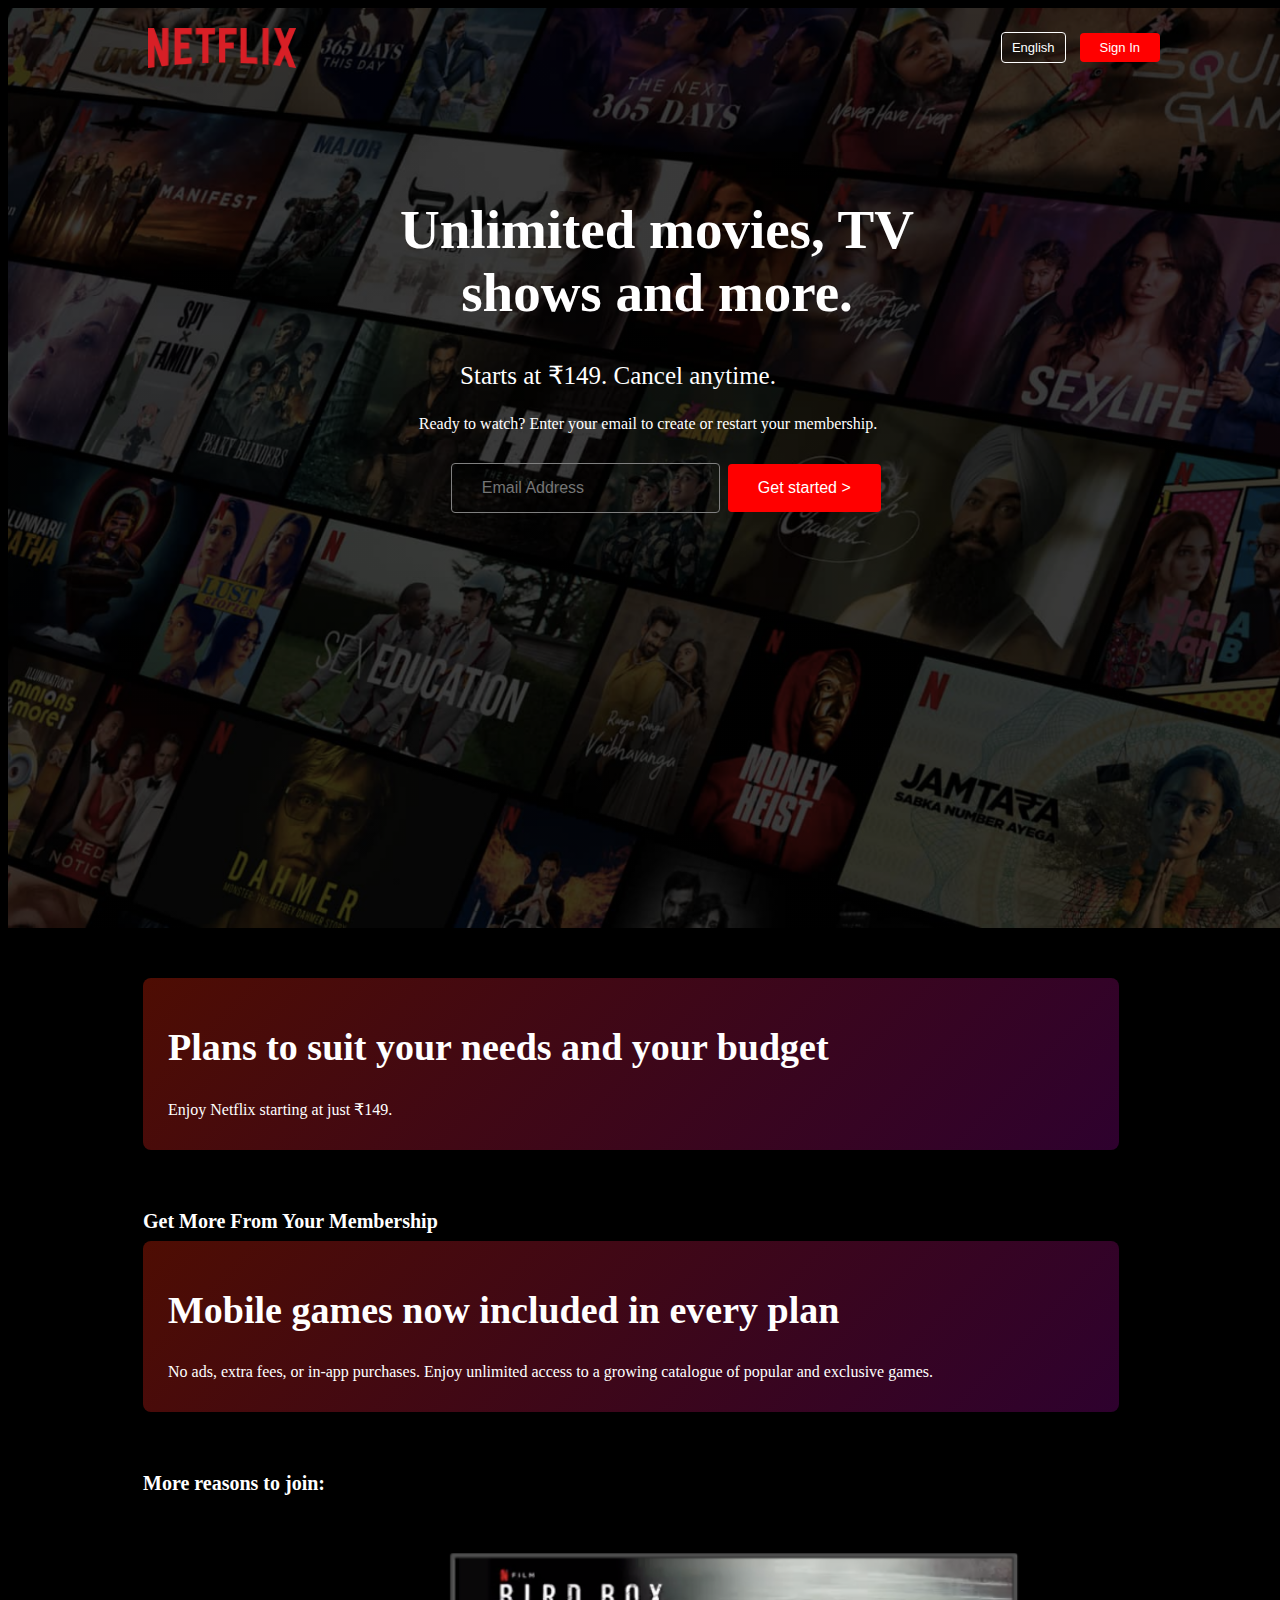
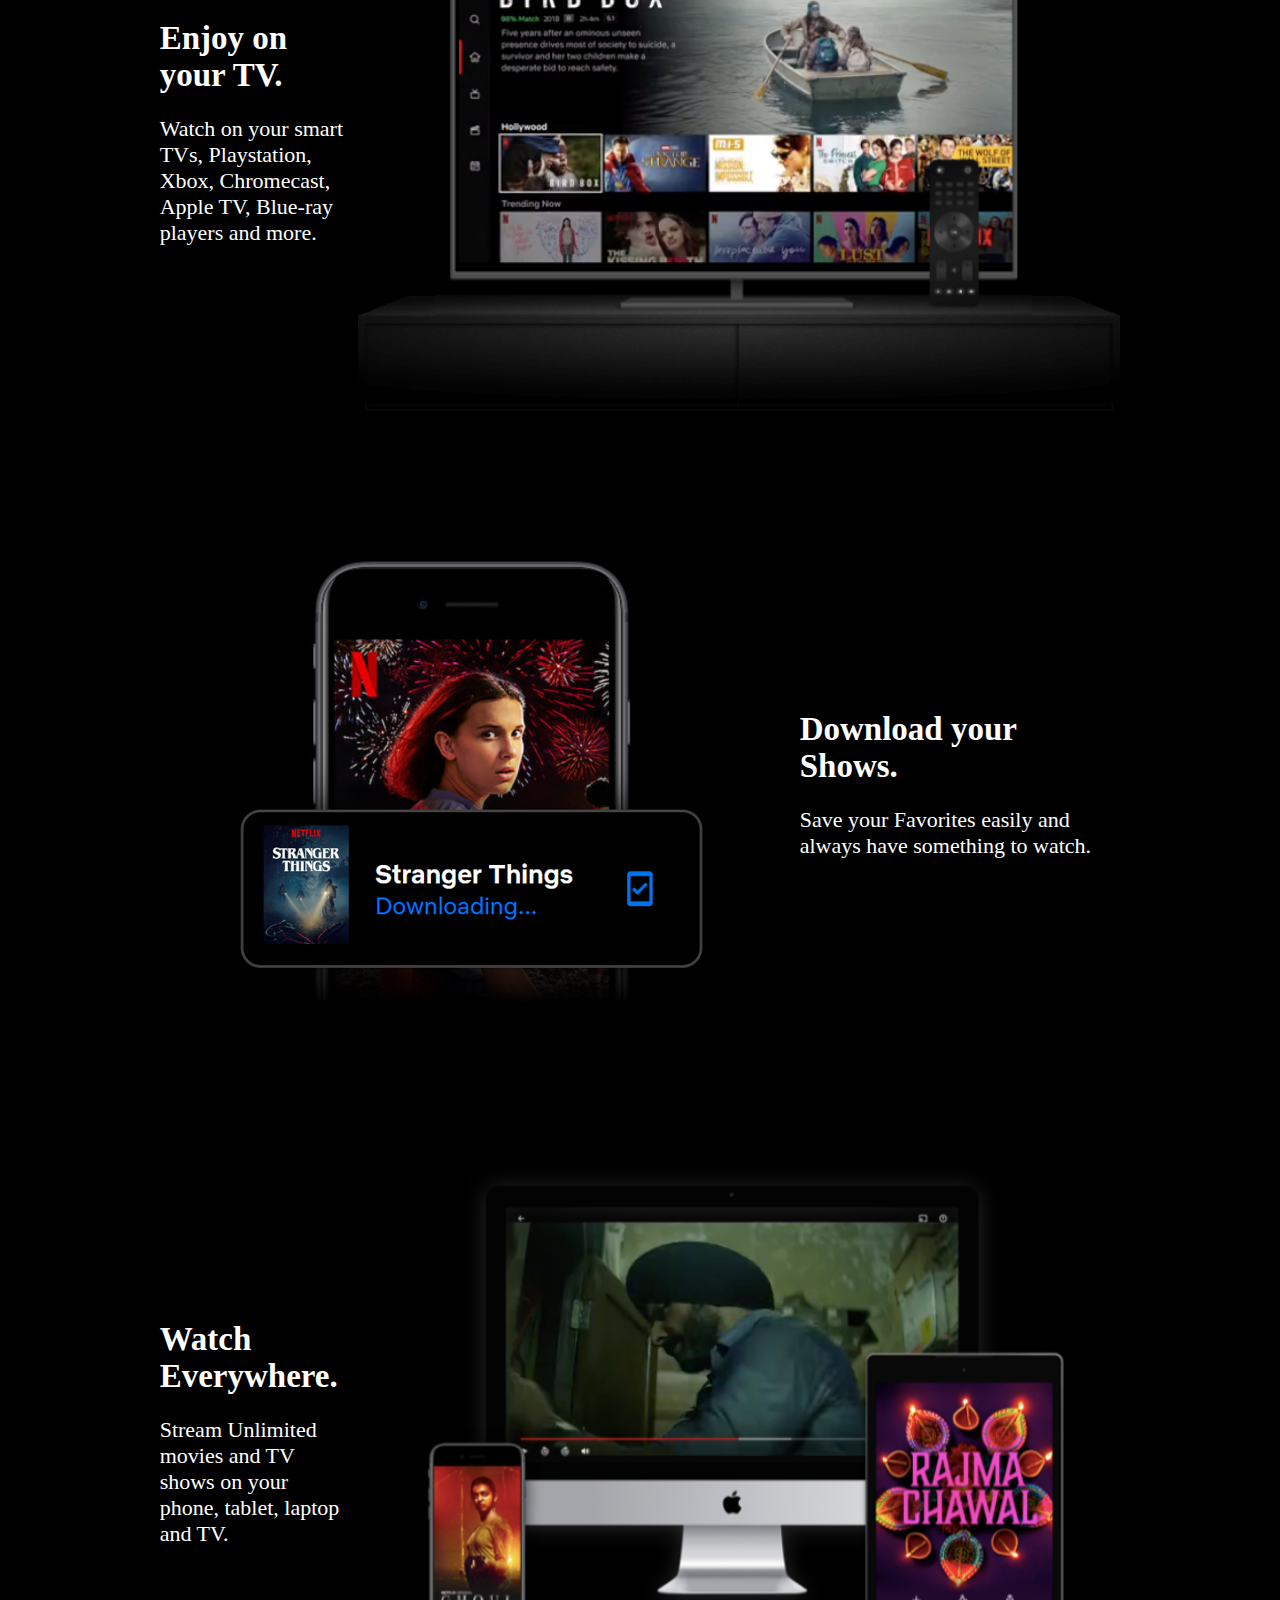
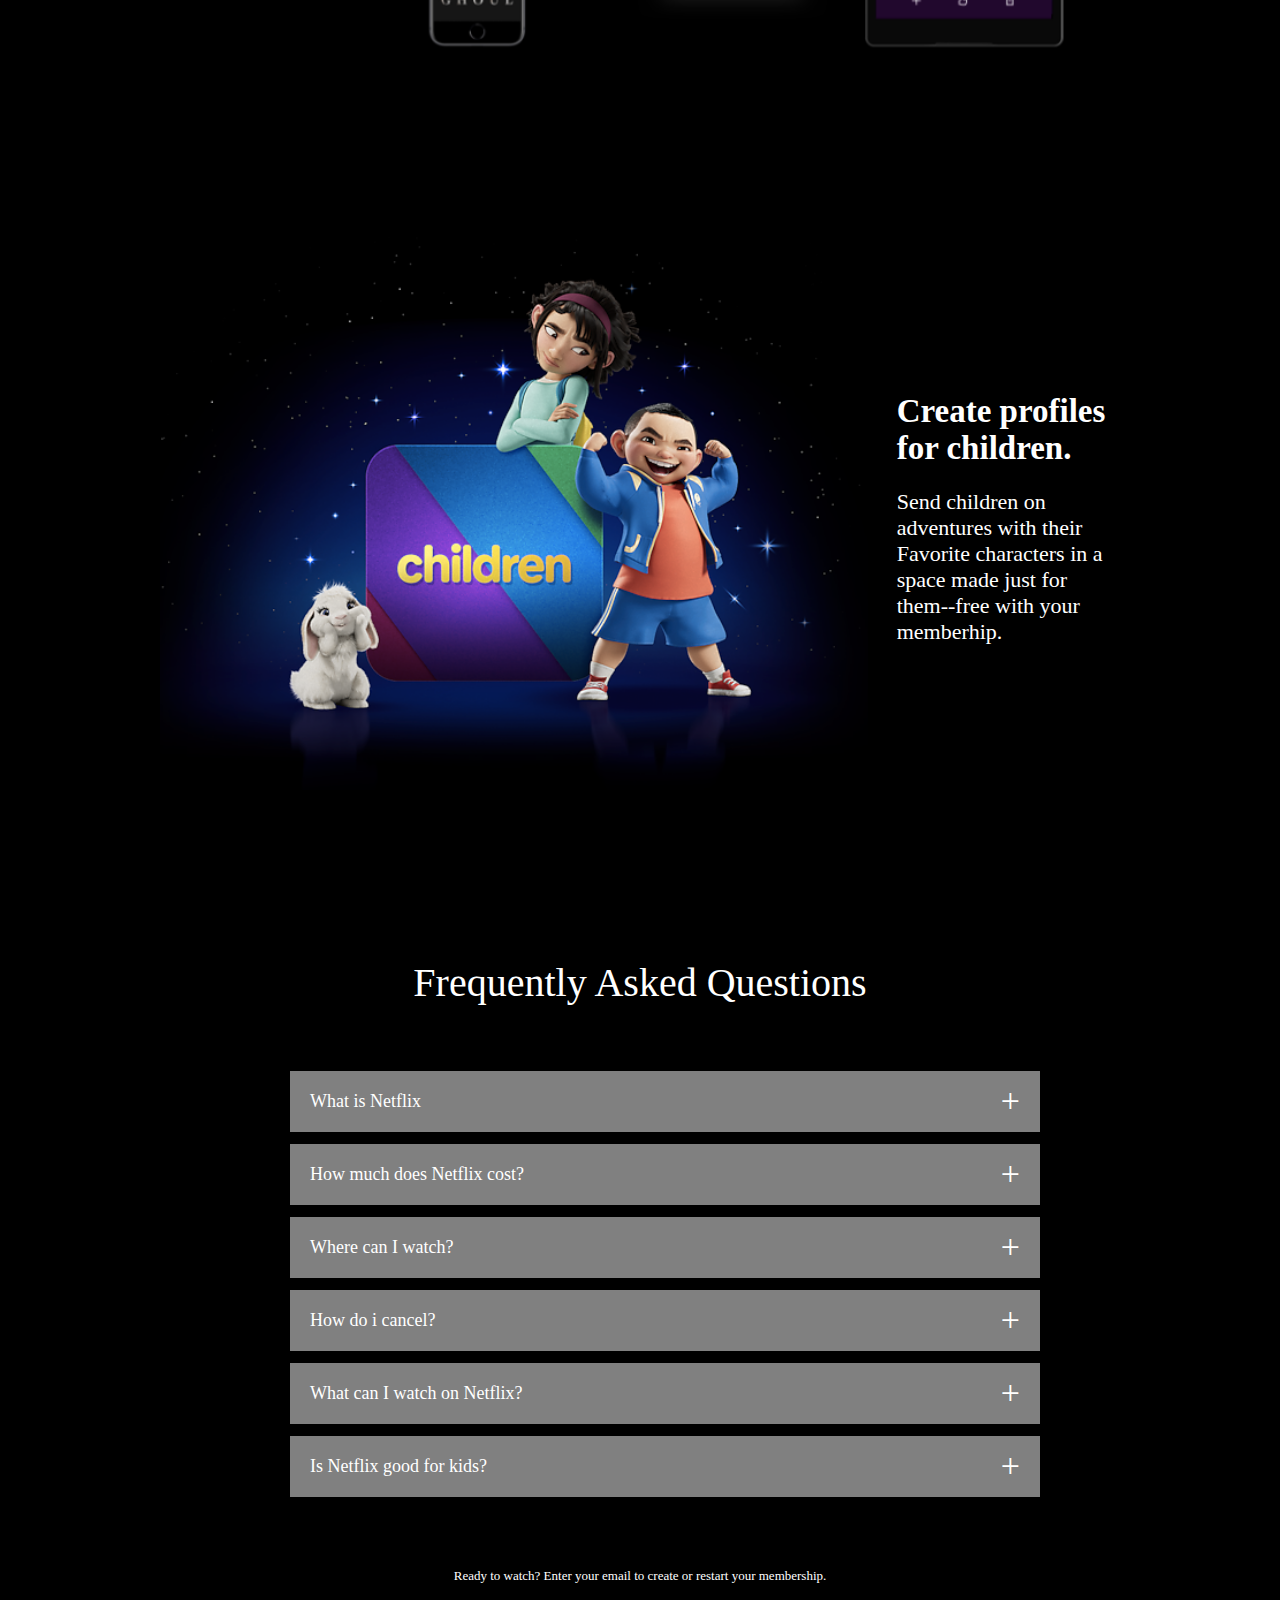
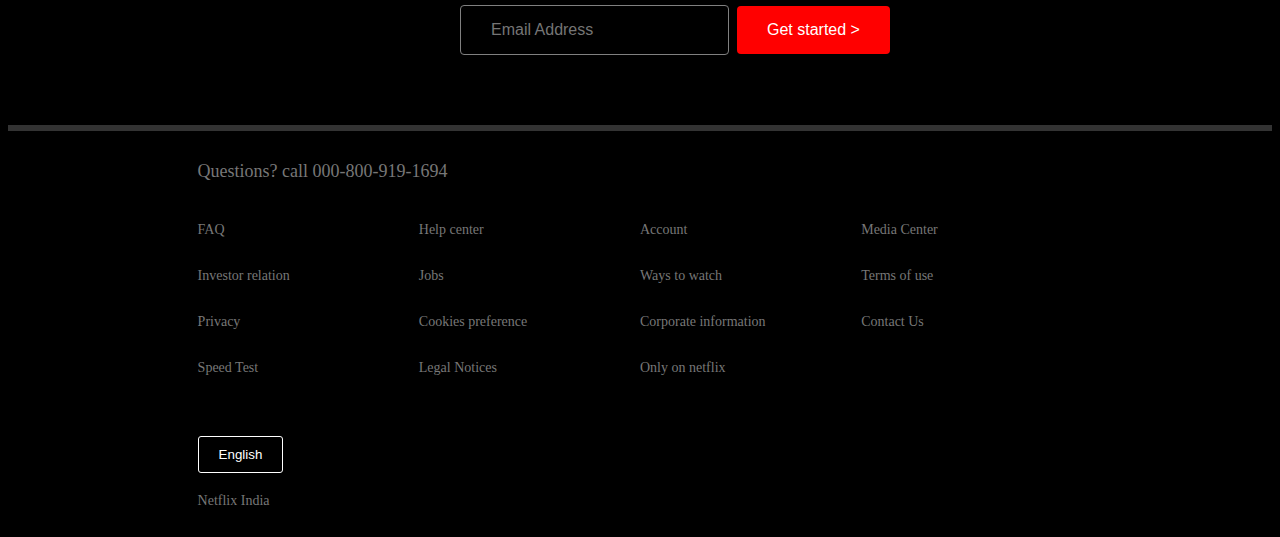
<file: Web Development/myNetflix_page/index.html>
<!DOCTYPE html>
<html lang="en">
<head>
    <meta charset="UTF-8">
    <meta name="viewport" content="width=device-width, initial-scale=1.0">
    <title>myNetflixPage</title>
    <link rel="stylesheet" href="style.css">
</head>

<body>
    <div class="header">
        <nav>
            <img class="logo" src="logo.png" alt="errorlogo">
            <div>
                <button class="lang">English</button>
                <button>Sign In</button>
            </div>
        </nav>
        <div class="content">
            <h1>Unlimited movies, TV shows and more.</h1>
            <h3>Starts at ₹149. Cancel anytime.</h3>
            <p>Ready to watch? Enter your email to create or restart your membership.</p>
            <form class="signup">
                <input type="email" placeholder="Email Address" required>
                <button class="submit">Get started ></button>
            </form>
        </div>
    </div>
    <div class="box">
        <h2>Plans to suit your needs and your budget</h2>
        <p>Enjoy Netflix starting at just ₹149.</p>
    </div>
    <div class="stm">
        <h4>Get More From Your Membership</h4>
    </div>
    <div class="box">
        <h2>Mobile games now included in every plan</h2>
        <p>No ads, extra fees, or in-app purchases. Enjoy unlimited access to a growing catalogue of popular and exclusive games.</p>
    </div>
    <div class="stm1">
        <h4>More reasons to join: </h4>
    </div>
    <div class="features">
        <div class="row">
            <div class="text">
                <h2>Enjoy on your TV.</h2>
                <p>Watch on your smart TVs, Playstation, Xbox, Chromecast, Apple TV, Blue-ray players and more.</p>
            </div>
            <div class="img">
                <img src="feature-1.png" alt="error">
            </div>
        </div>
        <div class="row">
            <div class="img">
                <img src="feature-2.png" alt="error">
            </div>
            <div class="text">
                <h2>Download your Shows.</h2>
                <p>Save your Favorites easily and always have something to watch.</p>
            </div>
        </div>
        <div class="row">
            <div class="text">
                <h2>Watch Everywhere.</h2>
                <p>Stream Unlimited movies and TV shows on your phone, tablet, laptop and TV.</p>
            </div>
            <div class="img">
                <img src="feature-3.png" alt="error">
            </div>
        </div>
        <div class="row">
            <div class="img">
                <img src="feature-4.png" alt="error">
            </div>
            <div class="text">
                <h2>Create profiles for children.</h2>
                <p>Send children on adventures with their Favorite characters in a space made just for them--free with your memberhip.</p>
            </div>

        </div>
    </div>
    <div class="faq">
        <h2>Frequently Asked Questions</h2>
        <ul class="que">
            <li>
                <input type="radio" name="que" id="first">
                <label for="first">What is Netflix</label>
                <div class="cont">
                    <p>Netflix is a streaming service that offers a wide variety of award-winning TV shows, movies,
                        anime, documentaries and more – on thousands of internet-connected devices.

                        You can watch as much as you want, whenever you want, without a single ad – all for one low
                        monthly price. There's always something new to discover, and new TV shows and movies are added
                        every week!</p>
                </div>
            </li>
            <li>
                <input type="radio" name="que" id="second">
                <label for="second">How much does Netflix cost?</label>
                <div class="cont">
                    <p>Watch Netflix on your smartphone, tablet, Smart TV, laptop, or streaming device, all for one
                        fixed monthly fee. Plans range from ₹649 to ₹149 a month. No extra costs, no contracts.</p>
                </div>
            </li>
            <li>
                <input type="radio" name="que" id="third">
                <label for="third">Where can I watch?</label>
                <div class="cont">
                    <p>Watch anywhere, anytime. Sign in with your Netflix account to watch instantly on the web at
                        netflix.com from your personal computer or on any internet-connected device that offers the
                        Netflix app, including smart TVs, smartphones, tablets, streaming media players and game
                        consoles.

                        You can also download your favourite shows with the iOS, Android, or Windows 10 app. Use
                        downloads to watch while you're on the go and without an internet connection. Take Netflix with
                        you anywhere.</p>
                </div>
            </li>
            <li>
                <input type="radio" name="que" id="four">
                <label for="four">How do i cancel?</label>
                <div class="cont">
                    <p>Netflix is flexible. There are no annoying contracts and no commitments. You can easily cancel
                        your account online in two clicks. There are no cancellation fees – start or stop your account
                        anytime.</p>
                </div>
            </li>
            <li>
                <input type="radio" name="que" id="five">
                <label for="five">What can I watch on Netflix?</label>
                <div class="cont">
                    <p>Netflix has an extensive library of feature films, documentaries, TV shows, anime, award-winning
                        Netflix originals, and more. Watch as much as you want, anytime you want.</p>
                </div>
            </li>
            <li>
                <input type="radio" name="que" id="six">
                <label for="six">Is Netflix good for kids?</label>
                <div class="cont">
                    <p>The Netflix Kids experience is included in your membership to give parents control while kids
                        enjoy family-friendly TV shows and films in their own space.

                        Kids profiles come with PIN-protected parental controls that let you restrict the maturity
                        rating of content kids can watch and block specific titles you don’t want kids to see.</p>
                </div>
            </li>
        </ul>
        <small>Ready to watch? Enter your email to create or restart your membership.</small>
        <form class="signup">
            <input type="email" placeholder="Email Address" required>
            <button class="submit">Get started ></button>
        </form>
    </div>
    <div class="footer">
        <h2>Questions? call 000-800-919-1694</h2>
        <div class="row">
            <div class="col">
                <a href="#">FAQ</a>
                <a href="#">Investor relation</a>
                <a href="#">Privacy</a>
                <a href="#">Speed Test</a>
            </div>
            <div class="col">
                <a href="#">Help center</a>
                <a href="#">Jobs</a>
                <a href="#">Cookies preference</a>
                <a href="#">Legal Notices</a>
            </div>
            <div class="col">
                <a href="#">Account</a>
                <a href="#">Ways to watch</a>
                <a href="#">Corporate information</a>
                <a href="#">Only on netflix</a>
            </div>
            <div class="col">
                <a href="#">Media Center</a>
                <a href="#">Terms of use</a>
                <a href="#">Contact Us</a>
            </div>
        </div>
        <button class="lang">English</button>
        <p class="copyright">Netflix India</p>
    </div>
</body>
</html>
</file>
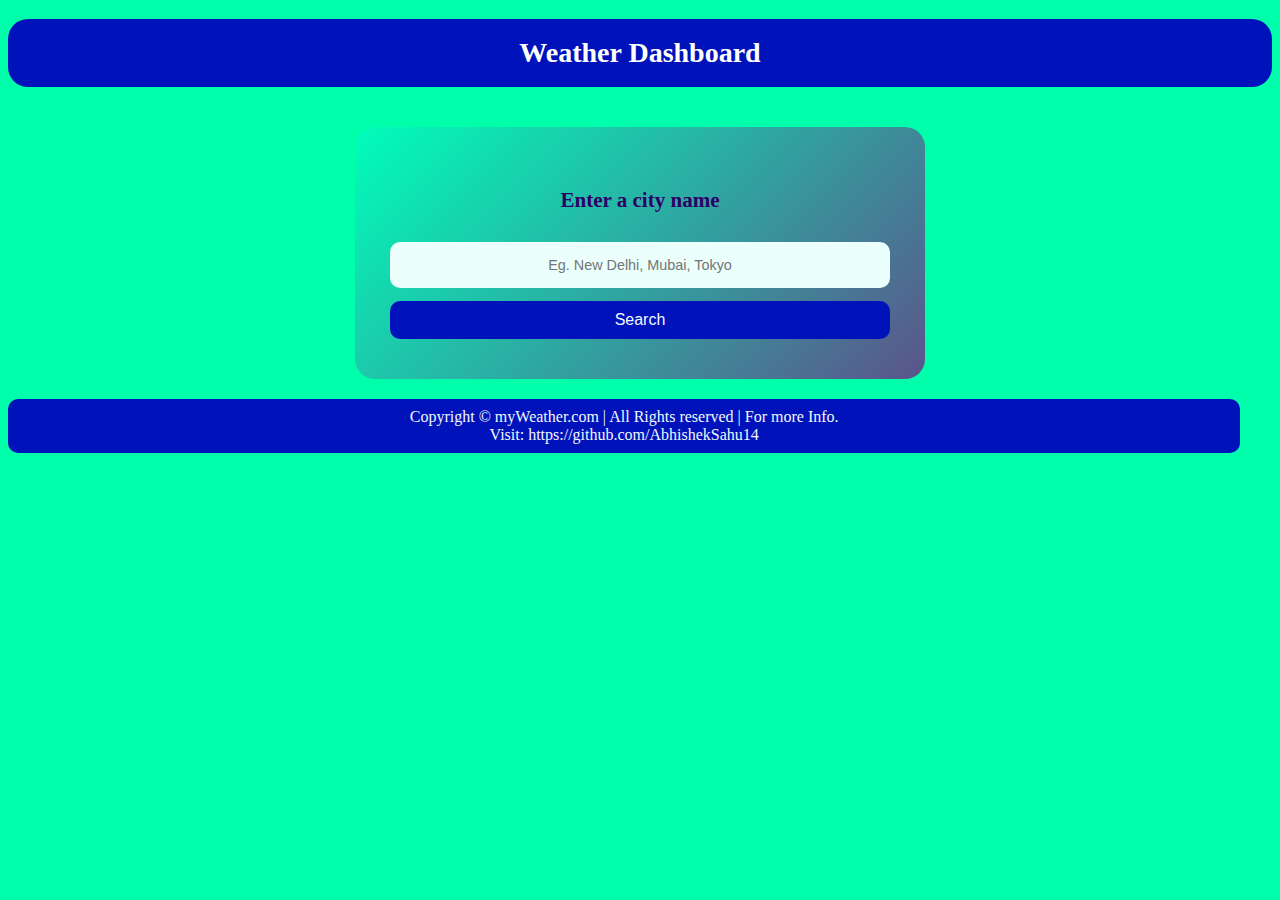
<file: Web Development/myWeather_website/index.html>
<!DOCTYPE html>
<html lang="en">

<head>
    <meta charset="UTF-8">
    <meta name="viewport" content="width=device-width, initial-scale=1.0">
    <title>Weather Website</title>
    <link rel="stylesheet" href="style.css">
    <script src="script.js" defer></script>
</head>

<body>
    <h1>Weather Dashboard</h1>
    <div class="container">
        <div class="input">
            <h3>Enter a city name</h3>
            <input type="text" placeholder="Eg. New Delhi, Mubai, Tokyo" spellcheck="false">
            <button>Search</button>
        </div>
        <div class="error">
            <p>Invalid city name</p>
        </div>
        <div class="data">
            <img class="Weather" src="weather-news.png" alt="Weather_icon">
            <h2 class="city">New Delhi</h2>
            <h4 class="temp">Temperature: 25.06 °C</h4>
            <div class="details">
                <div class="col">
                    <img src="humidity.png" alt="error">
                    <div>
                        <p class="humidity">69%</p>
                        <p>Humidity: </p>
                    </div>
                </div>
                <div class="col">
                    <img src="wind.png" alt="error">
                    <div>
                        <p class="wind">7.90 M/S</p>
                        <p>Wind: </p>
                    </div>
                </div>
            </div>
            <div class="details1">
                <div class="col1">
                    <img src="atmospheric.png" alt="error">
                    <div>
                        <p class="Pressure">69%</p>
                        <p>Pressure: </p>
                    </div>
                </div>
                <div class="col1">
                    <img src="visibility.png" alt="error">
                    <div>
                        <p class="Visibility">7.90 M/S</p>
                        <p>Visiblity: </p>
                    </div>
                </div>
            </div>     
        </div>
    </div>
    <footer>
        <div class="footer">
            Copyright &copy; myWeather.com | All Rights reserved | For more Info.
            <br>
            <div class="copyr">Visit: https://github.com/AbhishekSahu14</div>
        </div>
    </footer>

</body>

</html>
</file>
<file: Web Development/myNetflix_page/style.css>
body{
    background: black;
    color: white;
}
.header{
    width: 100%;
    height: 100vh;
    background-image: linear-gradient(rgba(0,0,0,0.7),rgba(0,0,0,0.7)),url(header-image.png);
    background-size: cover;
    background-position: center;
    padding: 10px 8px;
    position: relative;
}
nav{
    display: flex;
    align-items: center;
    justify-content: space-between;
    padding: 10px 0;
}
.logo{
    cursor: pointer;
    width: 148px;
    margin-left: 132px;
}
nav button{
    cursor: pointer;
    border: 0;
    outline: 0;
    background: red;
    color: white;
    padding: 7px 20px;
    font-size: 13px;
    border-radius: 4px;
    margin-left: -110px;
    margin-right: 120px;
}
.lang{
    background: transparent;
    border: 1px solid white;
    padding: 7px 10px;
}
.content{
    position: relative;
    text-align: center;
    margin-top: 120px;
}
.content h1{
    font-size: 55px;
    font-weight: 600;
    margin-left: 25%;
    max-width: 650px;
}
.content h3{
    font-size: 25px;
    font-weight: 400;
    margin-right: 60px;
}
.signup{
    display: flex;
    align-items: center;
    margin-top: 30px;
    overflow: hidden;
    margin-left: 18%;
}
.signup input{
    border: solid grey 0.5px;
    border-radius: 4px;
    background: transparent;
    font-size: 16px;
    margin-left: 20%;
    padding: 15px 30px;
}
.signup button{
    background: red;
    border: 0;
    outline: 0;
    border-radius: 4px;
    color: white;
    font-size: 16px;
    cursor: pointer;
    margin-left: 8px;
    padding: 15px 30px;
}
.box{
    border-radius: 8px;
    background: linear-gradient(135deg, #4e0d03, rgb(46, 1, 46));
    margin: 50px 153px 60px 135px;
    padding: 15px 25px;
}
.stm{
    margin-bottom: -42px;
    font-size: 20px;
    margin-left: 135px;
}
.box h2{
    font-size: 38px;
}
.box:hover{
    transform:translateY(5px);
}
.stm1{
    margin-left: 135px;
    font-size: 20px;
    margin-bottom: -180px;
}
.features{
    padding: 50px 12%;
    font-size: 22px;
}
.row{
    display: flex;
    width: 100%;
    align-items: center;
    padding: 50px 0;
}
.text{
    flex-basis: 50%;
    margin-bottom: 20px;
}
.img{
    flex-basis: 50%;
    margin-bottom: 20px;
}
img img{
    display: block;
    width: 75%;
    margin: auto;
}
.features h2{
    font-family: 50px;
    font-weight: 600;
    margin-bottom: 20px;
}
.faq{
    padding: 10px 10%;
    text-align: center;
    font-size: 18px;
}
.faq h2{
    font-weight: 500;
    font-size: 40px;
}
.que{
    margin: 60px auto;
    width: 100%;
    max-width: 750px;
}
.que li{
    list-style: none;
    width: 100%;
    padding: 5px;
}
.que li label{
    display: flex;
    align-items: center;
    padding: 20px;
    font-size: 18px;
    font-weight: 500;
    background: gray;
    margin-bottom: 2px;
    cursor: pointer;
    position: relative;
}
label::after{
    content: '+';
    font-size: 34px;
    position: absolute;
    right: 20px;
    transition: transform 0.5s;
}
input[type='radio']{
    display: none;
}
.que .cont{
    background: gray;
    text-align: left;
    padding: 0 20px;
    max-height: 0;
    overflow: hidden;
    transition: max-height 0.5s, padding 0.5s;
}
.que input[type='radio']:checked+label+.cont{
    max-height: 600px;
    padding: 30px 20px;
}
.que input[type='radio']:checked+label::after{
    transform: rotate(135deg);
}
.faq .signup{
    max-width: 600px;
    margin: 20px auto 60px;
}
.faq small{
    font-size: 13px;
}
.footer{
    padding: 15px 15% 10px;
    border-top: 6px solid #333 ;
    color: #777;
}
.footer h2{
    font-size: 18px;
    font-weight: 400;
    margin-bottom: 30px;
}
.footer .col{
    flex-basis: 25%;
    flex-grow: 1;
    margin-bottom: 20px;
}
.footer .col a{
    display: block;
    text-decoration: none;
    color: #777;
    font-size: 14px;
    margin-bottom: 30px;
}
.footer .row{
    align-items: flex-start;
    padding: 10px 0;
}
.footer .lang{
    color: white;
    padding: 10px 20px;
    border-radius: 3px;
}
.copyright{
    font-size: 14px;
    margin-top: 20px;
    margin-bottom: 10px;
}
</file>
<file: Web Development/myWeather_website/style.css>
body{
    background-color: rgb(0, 255, 170);
}
h1{
    color: rgb(255, 255, 255);
    padding: 18px 0;
    background-color: rgb(0, 19, 186);
    text-align: center;
    font-size: 1.75rem;
    border-radius: 20px;
}
.container{
    width: 150%;
    max-width: 500px;
    background: linear-gradient(135deg, #00feba, #5b548a);
    color: #fff;
    margin: 40px auto 0;
    border-radius: 20px;
    padding: 40px 35px;
    text-align: center;
}
.input{
    font-size: large;
    color: #2d0068;
    width: 100%;
}
.input input{
    width: 100%;
    height: 46px;
    outline: none;
    padding: 0px;
    margin: 8px 0 13px 0;
    font-size: 0.9rem;
    border-radius: 10px;
    border: none;
    background: #ebfffc;
    color: #000000;
    text-align: center;
}
.input button{
    width: 100%;
    outline: none;
    padding: 10px 0;
    cursor: pointer;
    font-size: 1rem;
    border-radius: 10px;
    border: none;
    color: aliceblue;
    background: rgb(0, 19, 186);
}
.data{
    display: none;
    width: 100%;
}
.Weather{
    width: 145px;
    margin-top: 30px;
}
.data h2{
    font-size: 43px;
    font-weight: 800;
}
.data h4{
    font-size: 38px;
    font-weight: 450;
    margin-top: -25px;
}
.details{
    display: flex;
    align-items: center;
    justify-content: space-around;
    padding: 10 20px;
    margin-top: -10px;
}
.col{
    display: flex;
    align-items: center;
    text-align: left;
}
.col img{
    width: 65px;
    margin-right: 10px;
}
.humidity, .wind{
    font-size: 25px;
    margin-top: -8px;
}
.details1{
    display: flex;
    align-items: center;
    justify-content: space-around;
    padding: 10 20px;
    margin-top: 50px;
}
.col1{
    display: flex;
    align-items: center;
    text-align: left;
}
.col1 img{
    width: 65px;
    margin-right: 10px;
}
.Pressure, .Visibility{
    font-size: 25px;
    margin-top: -8px;
}
.error{
    text-align: left;
    margin-left: 10px;
    font-size: 14px;
    margin-top: 10px;
    display: none;
}
.footer{
    margin-top: 20px;
    width: 97.5%;
    position: static;
    text-align: center;
    background-color: rgb(0, 19, 186);
    border-radius: 10px;
    border: none;
    color: aliceblue;
    padding: 9px 0;
}
</file>
